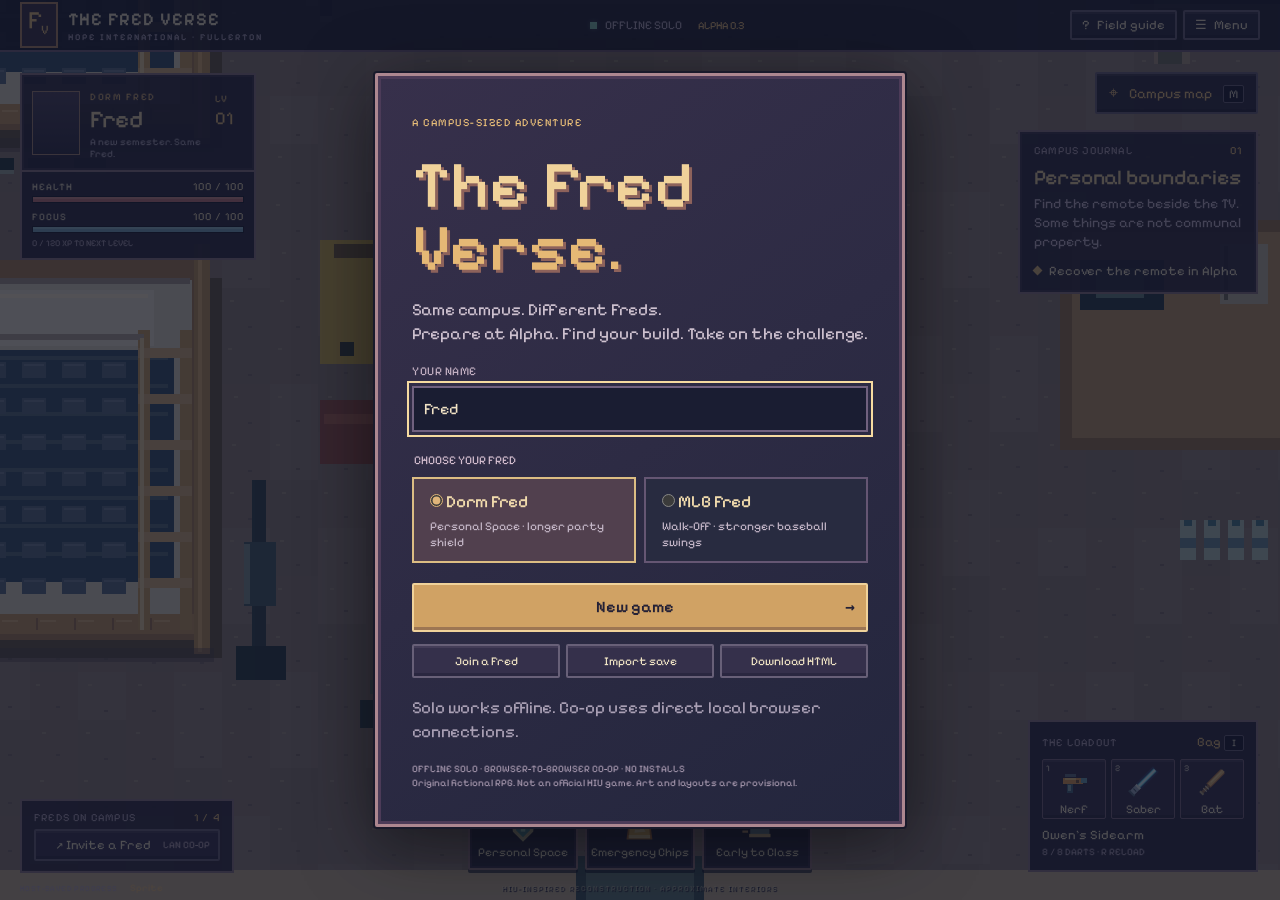
<file: web/index.html>
<!doctype html>
<html lang="en">
<head>
  <meta charset="utf-8"><meta name="viewport" content="width=device-width,initial-scale=1,viewport-fit=cover">
  <meta name="theme-color" content="#141e26"><title>The Fred Verse</title>
  <link rel="icon" href="data:image/svg+xml,%3Csvg xmlns='http://www.w3.org/2000/svg' viewBox='0 0 40 40'%3E%3Crect width='40' height='40' fill='%2317232b'/%3E%3Ctext x='10' y='30' font-size='30' fill='%23d4b86e'%3EF%3C/text%3E%3C/svg%3E">
  <link rel="stylesheet" href="style.css"><script defer src="core.js"></script><script defer src="session.js"></script><script defer src="art.js"></script><script defer src="game.js"></script>
</head>
<body>
  <header>
    <button class="brand" id="brand-menu" aria-label="The Fred Verse menu"><span class="crest">F<span>V</span></span><span>THE FRED VERSE<small>HOPE INTERNATIONAL · FULLERTON</small></span></button>
    <div class="session"><i id="status-light"></i><span id="connection">OFFLINE SOLO</span><span class="version">ALPHA 0.3</span></div>
    <div class="header-controls"><button id="help-open" class="quiet">? <span>Field guide</span></button><button id="menu-open" class="quiet">☰ <span>Menu</span></button></div>
  </header>
  <main>
    <section class="viewport" aria-label="Game world">
      <canvas id="world" tabindex="0" aria-label="Campus game. Use WASD to move, E to interact. See Field guide for all controls."></canvas>
      <div class="location"><span class="eyebrow">FULLERTON, CALIFORNIA</span><h1 id="location">Alpha Residence Hall</h1><span id="area-note">A little preparation goes a long way.</span></div>
      <div id="boss-hud" hidden><div><b id="boss-name"></b><span id="boss-phase"></span></div><progress id="boss-health" max="100" value="100"></progress><small>FICTIONAL FACULTY PRACTICE · NONLETHAL</small></div>
      <button id="map-open" class="map-button" title="Campus map (M)">⌖ <span>Campus map</span> <kbd>M</kbd></button>
      <div id="speech" class="speech" aria-live="polite"></div>
      <div id="prompt" class="prompt" hidden><kbd>E</kbd><span></span></div>
      <div id="downed" hidden><h2>Five more minutes.</h2><p id="downed-note">Your equipment is safe.</p><button id="recover">Return to Alpha</button></div>
      <div class="hotbar">
        <button data-action="space" title="Personal Space (Q)"><kbd>Q</kbd><canvas data-icon="space" width="36" height="36" aria-hidden="true"></canvas><small>Personal Space</small><em id="space-cd"></em></button>
        <button data-action="heal" title="Emergency Chips (H)"><kbd>H</kbd><canvas data-icon="chips" width="36" height="36" aria-hidden="true"></canvas><small>Emergency Chips</small><em id="heal-cd"></em></button>
        <button data-action="dodge" title="Dodge (Space)"><kbd>␣</kbd><canvas data-icon="dodge" width="36" height="36" aria-hidden="true"></canvas><small>Early to Class</small><em id="dodge-cd"></em></button>
      </div>
      <div class="touch-move" aria-label="Movement controls"><button data-key="w" aria-label="Move up">▲</button><div><button data-key="a" aria-label="Move left">◀</button><button data-key="s" aria-label="Move down">▼</button><button data-key="d" aria-label="Move right">▶</button></div></div>
      <div class="touch-actions"><div class="touch-weapons" aria-label="Choose weapon"><button data-weapon="nerf" aria-label="Equip Nerf">1</button><button data-weapon="saber" aria-label="Equip saber">2</button><button data-weapon="bat" aria-label="Equip bat">3</button></div><button id="touch-attack">Attack</button><button data-action="interact">Interact</button><div class="touch-extra"><button data-action="reload" aria-label="Reload">R</button><button id="touch-gear" aria-label="Equipment">Gear</button></div><button id="touch-block">Guard</button></div>
      <span class="scene-caption">HIU-INSPIRED RECONSTRUCTION · APPROXIMATE INTERIORS</span>
    </section>
    <aside>
      <section class="character"><div class="avatar"><canvas id="portrait" width="48" height="64"></canvas></div><div><span class="eyebrow" id="variant-name">DORM FRED</span><h2 id="player-name">Fred</h2><small id="player-title">A new semester. Same Fred.</small></div><span id="level" class="level">01</span></section>
      <section class="vitals"><div><span>HEALTH</span><b id="hp-text">100 / 100</b></div><progress id="hp" max="100" value="100"></progress><div><span>FOCUS</span><b id="focus-text">100 / 100</b></div><progress id="focus" max="100" value="100"></progress><small id="xp">0 / 120 XP TO NEXT LEVEL</small></section>
      <section class="quest"><div class="section-label">CAMPUS JOURNAL <span>01</span></div><h3 id="quest-title">Personal boundaries</h3><p id="quest-description">Find the remote beside the TV. Some things are not communal property.</p><div id="quest-step"><i></i><span>Recover the remote in Alpha</span></div></section>
      <section class="loadout"><div class="section-label">THE LOADOUT <button id="inventory-open" class="text-button">Bag <kbd>I</kbd></button></div><div class="weapons"><button data-weapon="nerf"><kbd>1</kbd><canvas data-icon="nerf" width="32" height="32" aria-hidden="true"></canvas><b>Nerf</b></button><button data-weapon="saber"><kbd>2</kbd><canvas data-icon="saber" width="32" height="32" aria-hidden="true"></canvas><b>Saber</b></button><button data-weapon="bat"><kbd>3</kbd><canvas data-icon="bat" width="32" height="32" aria-hidden="true"></canvas><b>Bat</b></button></div><div class="weapon-detail"><span id="weapon-name">Owen’s Sidearm</span><small id="ammo">8 / 8 DARTS · R RELOAD</small></div></section>
      <section class="party"><div class="section-label">FREDS ON CAMPUS <span id="party-count">1 / 4</span></div><div id="party-list"></div><button id="lan-open" class="lan-button">↗ Invite a Fred <span>LAN CO-OP</span></button></section>
      <footer><span id="save-status">HOST-SAVED PROGRESS</span><button id="sprite-open" class="text-button">Sprite</button></footer>
    </aside>
  </main>
  <dialog id="welcome" class="welcome">
    <span class="eyebrow">A CAMPUS-SIZED ADVENTURE</span><h2>The Fred<br><span>Verse.</span></h2>
    <p>Same campus. Different Freds.<br>Prepare at Alpha. Find your build. Take on the challenge.</p>
    <button id="continue-game" class="primary" hidden>Continue your Fred →</button>
    <form id="join-form"><label>YOUR NAME<input id="name" maxlength="24" value="Fred" required autocomplete="nickname"></label>
      <fieldset><legend>CHOOSE YOUR FRED</legend><label class="variant-option"><input type="radio" name="variant" value="Dorm Fred" checked><strong>Dorm Fred</strong><small>Personal Space · longer party shield</small></label><label class="variant-option"><input type="radio" name="variant" value="MLB Fred"><strong>MLB Fred</strong><small>Walk-Off · stronger baseball swings</small></label></fieldset>
      <button type="submit" class="primary">New game <span>→</span></button><p id="join-error" role="alert"></p>
    </form><div class="welcome-extras"><button id="welcome-lan">Join a Fred</button><button id="welcome-import">Import save</button><button id="welcome-download">Download HTML</button></div><p id="welcome-storage" class="muted"></p><small class="disclaimer">OFFLINE SOLO · BROWSER-TO-BROWSER CO-OP · NO INSTALLS<br>Original fictional RPG. Not an official HIU game. Art and layouts are provisional.</small>
  </dialog>
  <dialog id="guide"><button class="close" data-close aria-label="Close">×</button><span class="eyebrow">KNOW YOUR CAMPUS</span><h2>The field guide</h2><p>Every player is a Fred. Everyone can complete this slice solo.</p><dl><dt>WASD / arrows</dt><dd>Move</dd><dt>Right click</dt><dd>Walk to a spot using a clear route</dd><dt>Mouse / movement direction</dt><dd>Aim / touch aim</dd><dt>Left click / J</dt><dd>Attack (hold to repeat)</dd><dt>Hold K / touch Guard</dt><dd>Guard; reduces incoming damage</dd><dt>Space · Q · H</dt><dd>Dodge · Personal Space · heal</dd><dt>1 / 2 / 3 · R</dt><dd>Nerf / saber / bat · reload</dd><dt>E / hold E</dt><dd>Interact, pick up supplies / revive nearby Fred</dd><dt>I / B / Tab · M</dt><dd>Inventory · campus map</dd></dl><p><b>First steps:</b> collect study headphones from the desk and the supply pack from the luggage pile. Find the remote beside the TV. Exit south and follow the map to Darling Pavilion. Approach the practice marker and press E. All Freds in the gym must be ready; solo starts immediately.</p><p>Your bag compares items against equipped gear. Click an item, then Equip or Eat chips. Reinforce a selected weapon or armor piece at Alpha with three practice materials. Six armor slots build your loadout; two Personal Space pieces unlock a guard shield.</p><p>Red outlined circles are practice hazards. Teal circles help teammates. Guard or dodge telegraphs; attacks never hurt another Fred. Hold E while still near a downed Fred for 2.5 seconds to revive them. Solo defeat resets the practice.</p><p class="muted">Royal Arts is a provisional name for fictional equipment abilities. Faith is not a stat; prayer and Scripture are not combat resources.</p></dialog>
  <dialog id="inventory"><button class="close" data-close aria-label="Close inventory">×</button>
    <div class="inventory-heading"><div><span class="eyebrow">CHARACTER / EQUIPMENT</span><h2>Your inventory</h2></div><div class="bag-count"><span id="bag-capacity">0 / 24</span><small>BACKPACK</small></div></div>
    <div class="inventory-layout">
      <section class="equipment-pane"><h3 id="equipment-name">Fred</h3><div class="paperdoll"><canvas id="equipment-character" width="200" height="240" aria-label="Equipped Fred"></canvas><span id="equipment-variant">DORM FRED</span></div><div id="equipment-slots"></div><div id="gear-stats"></div><p class="set-bonus" id="set-bonus"></p><label>TITLE<select id="title-select"></select></label></section>
      <section class="bag-pane"><nav class="bag-tabs" aria-label="Inventory filter"><button data-bag-filter="all" class="active">All items</button><button data-bag-filter="weapon">Weapons</button><button data-bag-filter="armor">Armor</button><button data-bag-filter="supply">Supplies</button></nav><div id="gear-list" class="bag-grid"></div><p id="materials"></p><small class="bag-hint">Select an item to compare it with your equipped gear.</small></section>
      <section class="inspect-pane"><div class="item-hero"><canvas id="item-art" width="96" height="96"></canvas></div><span id="item-rarity" class="eyebrow"></span><h3 id="item-name"></h3><span id="item-slot"></span><p id="item-description"></p><div id="item-comparison"></div><button id="item-equip" class="primary">Equip</button><button id="upgrade">Reinforce item · 3 materials</button><p id="item-upgrade-note"></p></section>
    </div>
  </dialog>
  <dialog id="campus-map"><button class="close" data-close aria-label="Close">×</button><span class="eyebrow">N ↑ · NOT TO SCALE</span><h2>Find your way.</h2><canvas id="map" width="560" height="560" aria-label="Campus map showing your position and labeled buildings"></canvas><p class="muted">Map-relative exterior. Alpha, gym, and chapel are enterable in this slice. Other interiors are reserved for later chapters.</p></dialog>
  <dialog id="lan"><button class="close" data-close aria-label="Close">×</button><span class="eyebrow">DIRECT BROWSER-TO-BROWSER · 1–4 FREDS</span><h2>Bring your variant.</h2><p>Open the game on both devices on the same local network. No Python, accounts, relay, or short-code service. One browser hosts the shared simulation; keep it open and in the foreground.</p><p class="muted">Experimental: browser co-op needs testing on normal LAN devices. This build's cloud test browser blocks direct peer networking. Solo has passed the complete chapter test.</p>
    <details open><summary>1 · Host: make an invite</summary><p>Start or continue a game, then create one invite per friend. Send the entire code privately. Codes expire after two minutes before connection.</p><button id="create-invite">Create invite</button><label>INVITE CODE<textarea id="invite-output" readonly rows="3"></textarea></label><button data-copy="invite-output">Copy invite</button><label>PASTE YOUR FRIEND’S REPLY<textarea id="reply-input" rows="3" maxlength="150000"></textarea></label><button id="accept-reply" class="primary">Accept reply</button></details>
    <details><summary>2 · Guest: answer an invite</summary><label>YOUR NAME<input id="guest-name" maxlength="24" value="Fred"></label><label>FRED VARIANT<select id="guest-variant"><option>Dorm Fred</option><option>MLB Fred</option></select></label><label>PASTE THE HOST’S INVITE<textarea id="invite-input" rows="3" maxlength="150000"></textarea></label><button id="create-reply">Create reply</button><label>REPLY TO SEND BACK<textarea id="reply-output" readonly rows="3"></textarea></label><button data-copy="reply-output">Copy reply</button><p>Send the entire reply to the host and wait for them to accept it. The host owns your character save. This browser remembers its private rejoin key; fresh connection codes are required after disconnecting.</p></details>
    <p id="lan-status" role="status"></p><button id="leave-session">Close connections / return to solo</button><p class="muted">This uses local WebRTC candidates without STUN/TURN or automatic LAN discovery. Some networks and browsers block direct connections. If a downloaded file cannot connect, use the HTTPS-hosted game in current Chrome, Edge or Firefox. Different networks are not supported by this baseline. Never paste connection codes into public posts.</p>
  </dialog>
  <dialog id="game-menu"><button class="close" data-close aria-label="Close">×</button><span class="eyebrow">TAKE A BREATHER</span><h2 id="pause-heading">Paused.</h2><p id="pause-note">Solo pauses while a menu is open. In co-op, the world keeps running.</p><div class="menu-buttons"><button id="resume" class="primary">Back to campus</button><button id="export-save">Export save</button><button id="import-save">Import save</button><button id="download-game">Download this HTML</button><button id="new-game">New game / choose Fred</button></div><label>PIXEL SCALE<select id="pixel-scale"><option value="2">2× · crisp pixels</option><option value="3">3× · closer view</option><option value="1">1× · see more campus</option></select></label><label><input type="checkbox" id="smooth-camera" checked> Smooth camera</label><p id="menu-status" role="status"></p><p class="muted">Local saves stay in this browser and address. Export a backup to move devices or addresses. Imports resume at Alpha with health preserved; interrupted practice resets. Guest progress belongs to the host; guest-only export is unavailable.</p></dialog>
  <input id="import-file" type="file" accept="application/json,.json" hidden>
  <dialog id="sprite"><button class="close" data-close aria-label="Close">×</button><span class="eyebrow">THE FRED YOU PROVIDED</span><h2>Fred, frame by frame.</h2><p>Your supplied Fred design is built into this game through a prepared transparent atlas, with directional walking, strike and downed poses. It is a prepared derivative of the inline sheet, not a pixel-identical copy of the original PNG.</p><label>OPTIONAL LOCAL ATLAS PREVIEW<input id="sprite-file" type="file" accept="image/png,image/webp"></label><p class="muted">An optional replacement stays in this browser session. Reload to return to the built-in character. Preview sheets use 10 columns and the same directional arrangement.</p><p id="sprite-status" role="status"></p></dialog>
</body></html>
</file>
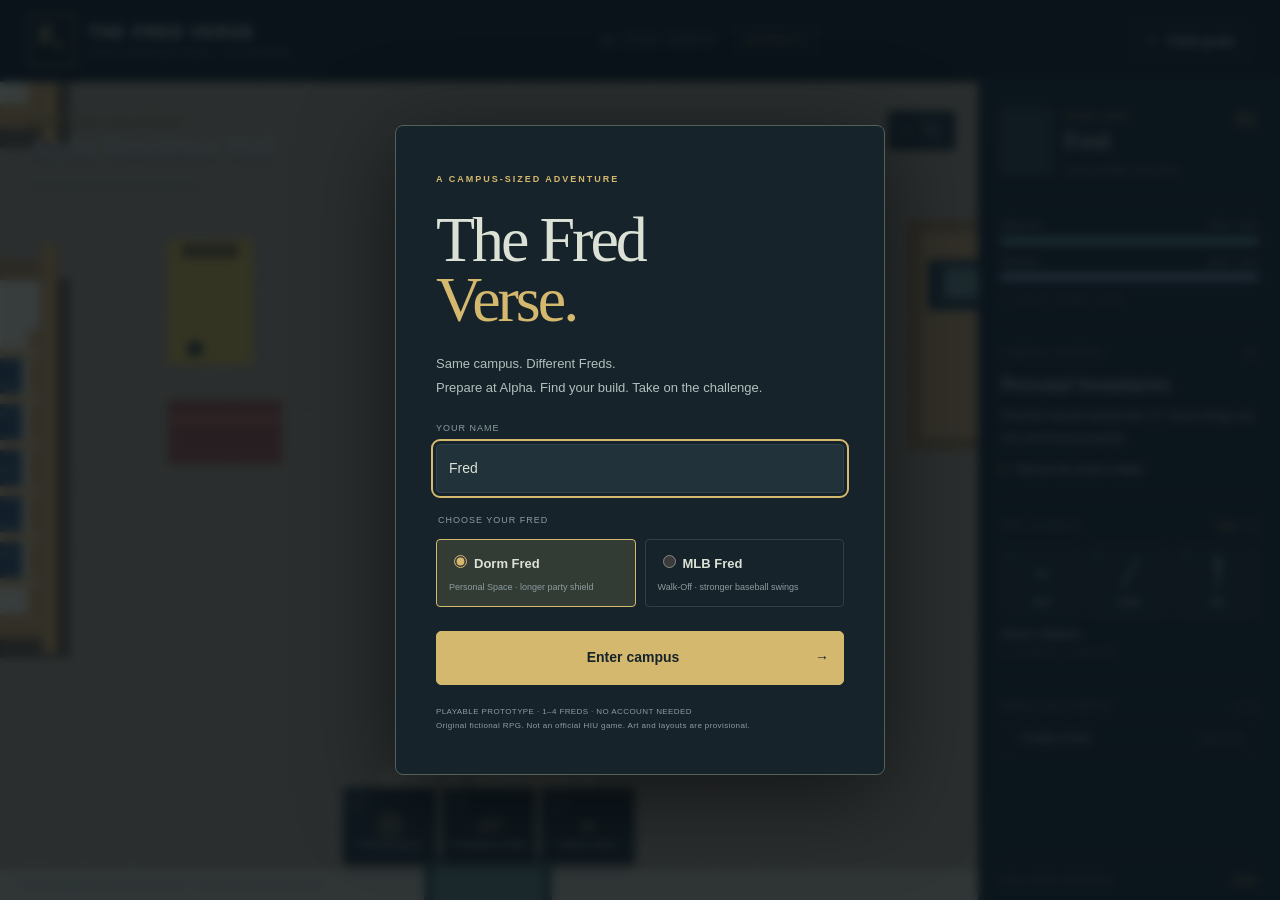
<file: web/legacy/index.html>
<!doctype html>
<html lang="en">
<head>
  <meta charset="utf-8"><meta name="viewport" content="width=device-width,initial-scale=1,viewport-fit=cover">
  <meta name="theme-color" content="#141e26"><title>The Fred Verse</title>
  <link rel="stylesheet" href="style.css"><script type="module" src="game.js"></script>
</head>
<body>
  <header>
    <a class="brand" href="/" aria-label="The Fred Verse home"><span class="crest">F<span>V</span></span><span>THE FRED VERSE<small>HOPE INTERNATIONAL · FULLERTON</small></span></a>
    <div class="session"><i id="status-light"></i><span id="connection">LOCAL CAMPUS</span><span class="version">ALPHA 0.1</span></div>
    <button id="help-open" class="quiet">? <span>Field guide</span></button>
  </header>
  <main>
    <section class="viewport" aria-label="Game world">
      <canvas id="world" tabindex="0" aria-label="Campus game. Use WASD to move, E to interact. See Field guide for all controls."></canvas>
      <div class="location"><span class="eyebrow">FULLERTON, CALIFORNIA</span><h1 id="location">Alpha Residence Hall</h1><span id="area-note">A little preparation goes a long way.</span></div>
      <div id="boss-hud" hidden><div><b id="boss-name"></b><span id="boss-phase"></span></div><progress id="boss-health" max="100" value="100"></progress><small>FICTIONAL FACULTY PRACTICE · NONLETHAL</small></div>
      <button id="map-open" class="map-button" title="Campus map (M)">⌖ <span>Campus map</span> <kbd>M</kbd></button>
      <div id="speech" class="speech" aria-live="polite"></div>
      <div id="prompt" class="prompt" hidden><kbd>E</kbd><span></span></div>
      <div id="downed" hidden><h2>Five more minutes.</h2><p id="downed-note">Your equipment is safe.</p><button id="recover">Return to Alpha</button></div>
      <div class="hotbar">
        <button data-action="space" title="Personal Space (Q)"><kbd>Q</kbd><span>◎</span><small>Personal Space</small><em id="space-cd"></em></button>
        <button data-action="heal" title="Emergency Chips (H)"><kbd>H</kbd><span>▱</span><small>Emergency Chips</small><em id="heal-cd"></em></button>
        <button data-action="dodge" title="Dodge (Space)"><kbd>␣</kbd><span>»</span><small>Early to Class</small><em id="dodge-cd"></em></button>
      </div>
      <div class="touch-move" aria-label="Movement controls"><button data-key="w" aria-label="Move up">▲</button><div><button data-key="a" aria-label="Move left">◀</button><button data-key="s" aria-label="Move down">▼</button><button data-key="d" aria-label="Move right">▶</button></div></div>
      <div class="touch-actions"><button id="touch-attack">Attack</button><button data-action="interact">Interact</button><button id="touch-block">Guard</button></div>
      <span class="scene-caption">HIU-INSPIRED RECONSTRUCTION · APPROXIMATE INTERIORS</span>
    </section>
    <aside>
      <section class="character"><div class="avatar"><canvas id="portrait" width="48" height="64"></canvas></div><div><span class="eyebrow" id="variant-name">DORM FRED</span><h2 id="player-name">Fred</h2><small id="player-title">A new semester. Same Fred.</small></div><span id="level" class="level">01</span></section>
      <section class="vitals"><div><span>HEALTH</span><b id="hp-text">100 / 100</b></div><progress id="hp" max="100" value="100"></progress><div><span>FOCUS</span><b id="focus-text">100 / 100</b></div><progress id="focus" max="100" value="100"></progress><small id="xp">0 / 120 XP TO NEXT LEVEL</small></section>
      <section class="quest"><div class="section-label">CAMPUS JOURNAL <span>01</span></div><h3 id="quest-title">Personal boundaries</h3><p id="quest-description">Find the remote beside the TV. Some things are not communal property.</p><div id="quest-step"><i></i><span>Recover the remote in Alpha</span></div></section>
      <section class="loadout"><div class="section-label">THE LOADOUT <button id="inventory-open" class="text-button">Gear <kbd>I</kbd></button></div><div class="weapons"><button data-weapon="nerf"><kbd>1</kbd><span>⌁</span><b>Nerf</b></button><button data-weapon="saber"><kbd>2</kbd><span>╱</span><b>Saber</b></button><button data-weapon="bat"><kbd>3</kbd><span>╿</span><b>Bat</b></button></div><div class="weapon-detail"><span id="weapon-name">Owen’s Sidearm</span><small id="ammo">8 / 8 DARTS · R RELOAD</small></div></section>
      <section class="party"><div class="section-label">FREDS ON CAMPUS <span id="party-count">1 / 4</span></div><div id="party-list"></div><button id="lan-open" class="lan-button">↗ Invite a Fred <span>LAN CO-OP</span></button></section>
      <footer><span id="save-status">HOST-SAVED PROGRESS</span><button id="sprite-open" class="text-button">Sprite</button></footer>
    </aside>
  </main>
  <dialog id="welcome" class="welcome">
    <span class="eyebrow">A CAMPUS-SIZED ADVENTURE</span><h2>The Fred<br><span>Verse.</span></h2>
    <p>Same campus. Different Freds.<br>Prepare at Alpha. Find your build. Take on the challenge.</p>
    <form id="join-form"><label>YOUR NAME<input id="name" maxlength="24" value="Fred" required autocomplete="nickname"></label>
      <fieldset><legend>CHOOSE YOUR FRED</legend><label class="variant-option"><input type="radio" name="variant" value="Dorm Fred" checked><strong>Dorm Fred</strong><small>Personal Space · longer party shield</small></label><label class="variant-option"><input type="radio" name="variant" value="MLB Fred"><strong>MLB Fred</strong><small>Walk-Off · stronger baseball swings</small></label></fieldset>
      <button type="submit" class="primary">Enter campus <span>→</span></button><p id="join-error" role="alert"></p>
    </form><small class="disclaimer">PLAYABLE PROTOTYPE · 1–4 FREDS · NO ACCOUNT NEEDED<br>Original fictional RPG. Not an official HIU game. Art and layouts are provisional.</small>
  </dialog>
  <dialog id="guide"><button class="close" data-close aria-label="Close">×</button><span class="eyebrow">KNOW YOUR CAMPUS</span><h2>The field guide</h2><p>Every player is a Fred. Everyone can complete this slice solo.</p><dl><dt>WASD / arrows</dt><dd>Move</dd><dt>Mouse / movement direction</dt><dd>Aim / touch aim</dd><dt>Left click / J</dt><dd>Attack (hold to repeat)</dd><dt>Right click / K</dt><dd>Guard; reduces incoming damage</dd><dt>Space · Q · H</dt><dd>Dodge · Personal Space · heal</dd><dt>1 / 2 / 3 · R</dt><dd>Nerf / saber / bat · reload</dd><dt>E / hold E</dt><dd>Interact / revive a downed Fred nearby</dd><dt>I · M</dt><dd>Equipment · campus map</dd></dl><p><b>First steps:</b> find the remote beside the dorm TV, exit south, and follow the map to Darling Pavilion. Approach the practice marker and press E. All Freds in the gym must be ready; solo starts immediately.</p><p>Red outlined circles are practice hazards. Teal circles help teammates. Guard or dodge telegraphs; your attacks never hurt another Fred. A downed Fred can be revived by a teammate holding E while still for 2.5 seconds. Solo defeat resets the practice so you can recover.</p><p class="muted">Royal Arts is a provisional name for fictional equipment abilities. Faith is not a stat; prayer and Scripture are not combat resources.</p></dialog>
  <dialog id="inventory"><button class="close" data-close aria-label="Close">×</button><span class="eyebrow">STREETWEAR, WITH STATS</span><h2>The dorm wardrobe</h2><p id="gear-stats"></p><div id="gear-list"></div><p class="set-bonus">PERSONAL SPACE · 2 PIECES<br><small>Successful guards grant a brief shield. Helpful solo and together.</small></p><button id="upgrade" class="primary">Workbench upgrade · 3 materials</button><p id="materials"></p><label>DISPLAY TITLE<select id="title-select"></select></label></dialog>
  <dialog id="campus-map"><button class="close" data-close aria-label="Close">×</button><span class="eyebrow">N ↑ · NOT TO SCALE</span><h2>Find your way.</h2><canvas id="map" width="560" height="560" aria-label="Campus map showing your position and labeled buildings"></canvas><p class="muted">Map-relative exterior. Alpha, gym, and chapel are enterable in this slice. Other interiors are reserved for later chapters.</p></dialog>
  <dialog id="lan"><button class="close" data-close aria-label="Close">×</button><span class="eyebrow">BETTER WITH MORE FREDS</span><h2>Bring your variant.</h2><p>Run <code>python server.py</code> on one computer. Connect everyone to the same local network. On each device, open the host computer’s LAN IP with port 8000 in a browser.</p><p>Example address format: <code>http://192.168.x.x:8000</code>. Use your host’s actual address. Allow inbound TCP 8000 on its local firewall.</p><p>To find hosts from another computer with this project: <code>python server.py --discover</code>. UDP 47654 discovery can be blocked by guest Wi-Fi; direct address joining still works.</p><p>The host saves all characters. This browser stores a private rejoin key for this host address. Reuse the same browser and address to keep your Fred. No internet, accounts, or cloud services are required.</p></dialog>
  <dialog id="sprite"><button class="close" data-close aria-label="Close">×</button><span class="eyebrow">ART WORK IN PROGRESS</span><h2>Fred, frame by frame.</h2><p>The built-in pixel Fred is a placeholder. To preview the sprite sheet you shared, choose its PNG file. It stays in this browser session and is not uploaded to the host.</p><label>SPRITE SHEET<input id="sprite-file" type="file" accept="image/png,image/webp"></label><p class="muted">Preview expects 10 columns; the first five directional rows have equal height. Full action animation and final atlas integration remain unfinished.</p><p id="sprite-status" role="status"></p></dialog>
</body></html>
</file>
<file: web/style.css>
@font-face{font-family:'Fred Pixel';src:url('assets/fonts/PixelifySans.ttf') format('truetype');font-weight:400 700;font-display:swap}
:root{color-scheme:dark;--ink:#f1e5c5;--muted:#a6a3b7;--gold:#ecc179;--panel:#242239;--deep:#17182b;--line:#59506c;--teal:#88cbb0;--red:#db8882;--font:'Fred Pixel',monospace}
*{box-sizing:border-box}body{margin:0;background:#17182b;color:var(--ink);font:16px var(--font);overflow:hidden}button,input,select,textarea{font:inherit}button{cursor:pointer;color:var(--ink);background:#35304b;border:2px solid #686078;border-radius:2px;padding:9px 14px;box-shadow:inset 0 2px #8a78932e,inset 0 -3px #15172b55;touch-action:manipulation}button:hover{background:#49405c;border-color:var(--gold)}button:focus-visible,input:focus-visible,select:focus-visible,canvas:focus-visible,summary:focus-visible{outline:2px solid #f6dba0;outline-offset:3px}button:disabled{opacity:.45;cursor:default}button:disabled:hover{border-color:var(--line)}button,a,input,select{-webkit-tap-highlight-color:transparent}a{color:var(--gold)}[hidden]{display:none!important}kbd{display:inline-block;font:12px var(--font);color:#d4cbb9;background:#14172b;border:1px solid #676078;padding:1px 5px;min-width:20px;text-align:center;border-radius:2px}
header{position:absolute;inset:0 0 auto;z-index:5;height:52px;background:#191a2bea;border-bottom:2px solid #746079;display:flex;justify-content:space-between;align-items:center;padding:0 20px;gap:12px}.brand{display:flex;align-items:center;gap:10px;font-weight:600;letter-spacing:1px;font-size:18px;background:none;border:0;box-shadow:none;padding:0;text-align:left}.brand:hover{background:none;border:0}.brand small{display:block;font-size:9px;letter-spacing:2px;color:#ada4b9;margin-top:2px}.crest{font:25px var(--font);color:var(--gold);border:2px solid #b38a60;padding:0 6px;background:#3b3041;line-height:32px}.crest span{font-size:13px;vertical-align:sub;margin-left:-3px}.session{display:flex;align-items:center;gap:8px;color:#bab0c1;font-size:12px}.session i{width:7px;height:7px;background:#88cbb0;box-shadow:0 0 5px #88cbb055}.version{font-size:11px;color:var(--gold);margin-left:8px}.header-controls{display:flex;gap:6px}.quiet{padding:5px 10px;font-size:13px;background:#27263d}.quiet span{margin-left:4px}
main{height:100dvh;position:relative}.viewport{position:absolute;inset:0;overflow:hidden;background:#555f49}#world{display:block;width:100%;height:100%;image-rendering:pixelated;touch-action:none;outline:0}.location{position:absolute;top:72px;left:50%;transform:translateX(-50%);padding:9px 25px 12px;background:#242239e6;border:2px solid #8f7882;box-shadow:0 3px #17182b80,inset 0 0 0 2px #343149;text-align:center;max-width:42%;pointer-events:none}.location .eyebrow{font-size:10px;color:#c7b6b7;letter-spacing:2px}.location h1{font:24px var(--font);color:#f0d598;letter-spacing:.5px;margin:2px 0}.location #area-note{font-size:12px;color:#bbb1bc}.eyebrow{font-size:11px;letter-spacing:1.5px;color:var(--gold)}.map-button{position:absolute;top:72px;right:22px;background:#242239e8;padding:9px 12px;color:var(--gold);font-size:16px;z-index:1}.map-button>span{margin:0 8px;font-size:14px}.scene-caption{position:absolute;bottom:7px;left:50%;transform:translateX(-50%);font-size:8px;color:#e2d8ba99;letter-spacing:1px;white-space:nowrap;text-shadow:1px 1px #242239;pointer-events:none}
aside{position:absolute;top:73px;left:20px;width:236px;pointer-events:none}aside>*{pointer-events:auto}.character{display:flex;align-items:center;gap:10px;padding:10px;background:#242239ed;border:2px solid #8c7682;box-shadow:inset 0 0 0 2px #383249}.character .eyebrow{font-size:10px}.character h2{font-size:24px;line-height:1;margin:4px 0;color:#f1dcad;font-weight:500}.character small{font-size:10px;color:#b3acbf;display:block;line-height:1.2;max-width:128px}.avatar{width:48px;height:64px;border:1px solid #a88875;background:linear-gradient(#494059,#2b293f);flex-shrink:0}.avatar canvas{image-rendering:pixelated}.level{font-size:18px;color:var(--gold);margin-left:auto;align-self:flex-start}.level:before{content:'LV ';font-size:10px}.vitals{background:#242239ed;border:2px solid #8c7682;border-top:0;padding:8px 10px 9px}.vitals>div{display:flex;justify-content:space-between;align-items:center;font-size:10px;letter-spacing:1px;margin-bottom:3px}.vitals b{font-size:11px;font-weight:400;color:#f1dfb7}progress{display:block;width:100%;height:7px;appearance:none;border:1px solid #17182b;background:#13182b;border-radius:0;overflow:hidden}progress::-webkit-progress-bar{background:#17182b}progress::-webkit-progress-value{background:#c6777a;box-shadow:inset 0 2px #ecb3a766}progress::-moz-progress-bar{background:#c6777a}#hp{margin-bottom:7px}#focus::-webkit-progress-value{background:#7ca9c1;box-shadow:inset 0 2px #b5e0de66}#focus::-moz-progress-bar{background:#7ca9c1}.vitals>small{display:block;font-size:9px;color:#b3a7bb;margin-top:5px}.section-label{font-size:11px;letter-spacing:1.2px;color:#b5a6bb;display:flex;align-items:center;justify-content:space-between}.section-label>span{color:var(--gold);font-size:11px}.text-button{border:0;background:none;box-shadow:none;color:var(--gold);padding:0;font-size:13px}.text-button kbd{font-size:10px}.quest{position:fixed;right:22px;top:130px;width:240px;border:2px solid #8c7682;padding:12px 14px;background:#242239e8;box-shadow:inset 0 0 0 2px #383249}.quest h3{font-size:21px;font-weight:500;color:#f1d7a0;margin:8px 0 5px}.quest p{font-size:14px;line-height:1.35;margin:0 0 11px;color:#c9bdd0}#quest-step{font-size:13px;display:flex;align-items:flex-start;gap:8px;line-height:1.3}#quest-step i{width:7px;height:7px;margin-top:4px;background:#e0ba77;transform:rotate(45deg);flex-shrink:0}.loadout{position:fixed;right:22px;bottom:28px;width:230px;padding:12px;background:#242239ed;border:2px solid #8c7682}.weapons{display:flex;gap:5px;margin-top:8px}.weapons button{position:relative;flex:1;padding:6px 2px 4px;height:60px;background:#373049;border:1px solid #7a667c}.weapons button>span{display:block;font-size:27px;height:30px;color:#cbb59e}.weapons b{font-size:12px;font-weight:400}.weapons kbd{position:absolute;top:3px;left:3px;min-width:0;font-size:9px;padding:0;border:0;background:none}.weapons .selected{background:#5a4350;border-color:#e7c178;box-shadow:inset 0 0 0 1px #a58360}.weapon-detail{display:flex;flex-direction:column;gap:3px;font-size:13px;margin-top:8px}.weapon-detail small{font-size:10px;color:#b5a6bb}.party{position:fixed;bottom:27px;left:20px;width:214px;padding:10px 12px;background:#242239df;border:2px solid #8c7682}.party-row{display:flex;align-items:center;gap:7px;margin:6px 0;font-size:13px}.party-row i{height:5px;width:5px;background:#94cead}.party-row span{flex:1}.party-row small{font-size:10px;color:#b5a6bb}.lan-button{padding:6px 8px;width:100%;font-size:13px;margin-top:5px}.lan-button>span{float:right;font-size:10px;color:#c4b0bf;padding-top:2px}footer{position:fixed;bottom:6px;left:20px;display:flex;align-items:center;gap:12px;font-size:8px;color:#b5a6bb;letter-spacing:.4px}footer button{font-size:10px!important}
.hotbar{position:absolute;bottom:30px;left:50%;transform:translateX(-50%);display:flex;gap:7px}.hotbar button{position:relative;width:110px;height:79px;background:#25243bea;border:2px solid #9b7c83;box-shadow:0 3px #15172baa,inset 0 0 0 2px #3c344e;padding:10px 4px 5px}.hotbar kbd{position:absolute;left:5px;top:4px;font-size:9px;min-width:15px;padding:0 3px}.hotbar button>span{font-size:29px;display:block;line-height:32px;color:#efcb85}.hotbar small{display:block;font-size:12px;white-space:nowrap}.hotbar em{position:absolute;top:4px;right:5px;font-style:normal;font-size:10px;color:#d7bf91}.speech{position:absolute;left:50%;bottom:128px;transform:translateX(-50%);background:#26243af0;border:2px solid #a78c88;box-shadow:inset 0 0 0 2px #3d344c,0 3px #18182b88;padding:13px 19px;width:min(610px,62%);font-size:16px;line-height:1.35;color:#f1e2c0;pointer-events:none}.speech:empty{display:none}.prompt{position:absolute;left:50%;bottom:245px;transform:translateX(-50%);background:#28253cf2;border:1px solid #c6a587;padding:7px 12px;color:#f2dca7;font-size:14px;white-space:nowrap}.prompt kbd{margin-right:8px}.touch-move,.touch-actions{display:none}#boss-hud{position:absolute;left:50%;top:153px;transform:translateX(-50%);width:min(460px,38%);padding:10px 14px;background:#292138ee;border:2px solid #a4777c}#boss-hud>div{display:flex;justify-content:space-between;gap:10px;font-size:14px;margin-bottom:6px}#boss-hud progress{height:10px}#boss-hud small{font-size:8px;color:#bea4ad;display:block;margin-top:5px;letter-spacing:1px}#downed{position:absolute;top:40%;left:50%;transform:translate(-50%,-50%);padding:25px;width:min(420px,90%);background:#27253bec;border:3px double #d8b084;text-align:center}#downed h2{font-size:30px;font-weight:500;color:var(--gold);margin:0 0 14px}#downed p{font-size:15px;line-height:1.4}
dialog{background:#28253e;color:var(--ink);border:3px solid #ad8790;border-radius:2px;box-shadow:inset 0 0 0 3px #4c3b58,0 0 0 2px #191a2b,0 15px 70px #0008;width:min(570px,94vw);max-height:90dvh;padding:28px;line-height:1.4}dialog::backdrop{background:#101426b8}dialog h2{font:32px var(--font);font-weight:500;color:#f0d29a;margin:7px 0 16px}dialog p{font-size:16px;color:#cfc2d0}dialog .muted{font-size:13px;color:#aaa0b5}.close{position:absolute;right:10px;top:8px;font-size:23px;background:none;border:0;box-shadow:none;padding:1px 8px;z-index:2}label{display:block;font-size:12px;letter-spacing:.5px;color:#c5b2c4}input:not([type=radio]):not([type=checkbox]),select,textarea{width:100%;display:block;background:#1a1d32;color:#f1e2c5;border:2px solid #70617f;border-radius:0;padding:10px;margin:6px 0 14px;font-size:16px}input[type=radio],input[type=checkbox]{accent-color:#e0b57a}textarea{font:11px monospace;resize:vertical;min-height:55px;word-break:break-all}.primary{display:block;width:100%;background:#d0a264;color:#242136;border:2px solid #f0d29a;box-shadow:inset 0 -3px #9d7653;padding:11px;font-weight:600;margin:9px 0}.primary:hover{background:#e2bd7e;color:#242136}.primary span{float:right}.welcome{width:min(530px,94vw);padding:34px;background:linear-gradient(145deg,#37304b,#23263d)}.welcome h2{font-size:66px;line-height:.95;letter-spacing:1px;margin:22px 0 14px;text-shadow:3px 3px #8d625b}.welcome h2 span{color:#e5b875}.welcome>p{font-size:17px;margin:18px 0}.welcome-extras{display:flex;gap:6px;flex-wrap:wrap;margin:12px 0}.welcome-extras button{flex:1;font-size:12px;padding:7px}.disclaimer{display:block;font-size:10px;color:#a99ab0;line-height:1.4}.welcome #join-error{color:#efaaa2;font-size:14px;margin:6px 0}.welcome fieldset{border:0;padding:0;margin:20px 0;display:flex;gap:8px}legend{font-size:12px;color:#d5bfd0;margin-bottom:8px}.variant-option{width:50%;border:2px solid #655673;padding:11px;letter-spacing:0;background:#282b40;cursor:pointer}.variant-option:has(:checked){background:#51404e;border-color:#dcbd83}.variant-option strong{font-size:17px;font-weight:500;color:#f2dcad}.variant-option small{display:block;font-size:12px;line-height:1.3;margin:5px 0 0 5px;color:#c5b7c8}dl{display:grid;grid-template-columns:1fr 1.2fr;gap:8px 12px;font-size:14px}dt{color:#e5c38c}dd{margin:0;color:#bfb5c9}.menu-buttons{display:flex;flex-direction:column;gap:7px;margin-bottom:20px}#game-menu label:has(input[type=checkbox]){display:flex;gap:8px;align-items:center;font-size:15px;letter-spacing:0}#map{width:100%;height:auto;image-rendering:pixelated;border:2px solid #8a7780}code{color:#d9b983;font-size:12px;overflow-wrap:anywhere}details{padding:12px;border:1px solid #6b5a78;margin:15px 0;background:#24243a}summary{cursor:pointer;color:#e8c591;font-size:18px}details label{margin-top:14px}#lan-status,#menu-status{color:#e5bd87;overflow-wrap:anywhere;font-size:14px}
/* Inventory is the main character/build screen, not a list of toggle buttons. */
#inventory{width:min(1060px,96vw);padding:22px 24px;max-height:92dvh}.inventory-heading{display:flex;align-items:center;justify-content:space-between;padding:0 15px 13px;border-bottom:2px solid #65516d;margin-bottom:18px}.inventory-heading h2{font-size:36px;margin:2px 0 0}.bag-count{text-align:right;color:#f4d18f}.bag-count>span{font-size:25px;display:block}.bag-count small{font-size:10px;letter-spacing:2px;color:#b29eb7}.inventory-layout{display:grid;grid-template-columns:220px minmax(280px,1fr) 230px;gap:20px}.equipment-pane{border-right:1px solid #66516e;padding-right:20px}.equipment-pane h3{font-size:24px;text-align:center;font-weight:500;margin:0;color:#e6c58c}.paperdoll{position:relative;width:100%;height:198px;display:flex;justify-content:center;align-items:center;margin-top:5px;border:2px solid #6e5972;background:radial-gradient(ellipse at 50% 65%,#584b66 0,#30334b 53%,#25263c 80%)}.paperdoll:before{content:'';position:absolute;bottom:24px;width:90px;height:17px;border-radius:50%;background:#161c304d;border:1px solid #736078}.paperdoll canvas{height:190px;width:auto;image-rendering:pixelated;z-index:1}.paperdoll>span{position:absolute;bottom:5px;color:#b9a3b9;font-size:10px;letter-spacing:1px}#equipment-slots{display:grid;grid-template-columns:repeat(3,1fr);gap:5px;margin:9px 0 13px}.equip-slot{height:64px;padding:4px 2px;position:relative;border:1px solid #78607a;background:#201f34}.equip-slot canvas{display:block;margin:0 auto;image-rendering:pixelated;width:36px;height:36px}.equip-slot small{font-size:9px;display:block;color:#c1abc0}.equip-slot.empty{border-style:dashed;opacity:.75}.equip-slot.selected{border-color:#ebca8b;background:#4a3851}#gear-stats{border-top:1px solid #66516e;padding-top:8px}.stat-row{display:flex;justify-content:space-between;gap:10px;font-size:14px;line-height:1.7;color:#c4b5c9}.stat-row b{color:#f0ddb5;font-weight:400}.set-bonus{background:#263d3e;border:1px solid #587b69;padding:8px;font-size:12px;color:#b0d2b3;line-height:1.3}.set-bonus small{display:block;color:#91b29c;margin-top:4px}.bag-tabs{display:flex;gap:4px;margin:0 0 12px}.bag-tabs button{font-size:13px;flex:1;padding:7px 4px;border-width:1px;background:#30283f;white-space:nowrap}.bag-tabs .active{color:#f1d399;border-color:#dfbd80;background:#57414f}.bag-grid{display:grid;grid-template-columns:repeat(5,minmax(0,1fr));gap:7px;align-content:start}.bag-item{aspect-ratio:1;position:relative;padding:5px;border:2px solid #65546f;background:linear-gradient(#363248,#24283f);min-width:0}.bag-item canvas{width:100%;height:auto;image-rendering:pixelated;display:block}.bag-item[data-rarity=uncommon]{border-color:#789378;background:linear-gradient(#394740,#29343b)}.bag-item[data-rarity=rare]{border-color:#7e91c3;background:linear-gradient(#394263,#2b2b45)}.bag-item.selected{outline:2px solid #f2d293;outline-offset:1px;box-shadow:inset 0 0 0 2px #e7c68d77}.bag-item.empty{opacity:.5;background:#242337;border:1px solid #57455f;pointer-events:none}.bag-item .stack{position:absolute;bottom:1px;right:4px;font-size:13px;color:#f8e2b4;text-shadow:1px 1px #17182b}.bag-item .item-rank{position:absolute;top:1px;right:3px;font-size:11px;color:#eac478}.bag-item .equipped-mark{position:absolute;top:1px;left:4px;color:#e6cb8b;font-size:10px}.bag-pane #materials{font-size:13px;color:#c6b8c9;margin:12px 0 4px}.bag-hint{font-size:12px;color:#a696b0;display:block;line-height:1.4}.inspect-pane{background:#211f34;border:2px solid #64506d;padding:14px;min-height:470px}.item-hero{width:100%;display:flex;justify-content:center;align-items:center;margin:0 0 11px;background:radial-gradient(#54435c 0,#211f34 70%);height:108px}.item-hero canvas{image-rendering:pixelated;width:96px;height:96px}#item-rarity{font-size:10px;letter-spacing:1px}#item-name{font-size:24px;color:#f0d29c;font-weight:500;line-height:1.1;margin:6px 0}#item-slot{font-size:12px;color:#b09bb9}#item-description{font-size:14px;color:#c5b6cc;line-height:1.35;min-height:58px;margin:12px 0}#item-comparison{border-top:1px solid #5a4864;border-bottom:1px solid #5a4864;padding:7px 0;margin:8px 0 13px}.compare-row{display:flex;align-items:center;justify-content:space-between;gap:7px;font-size:14px;line-height:1.7}.compare-row .positive{color:#a1d2a8}.compare-row .negative{color:#e9a198}.compare-row small{font-size:11px;color:#a996b1}#item-equip{font-size:17px;padding:8px}#upgrade{font-size:13px;width:100%;padding:8px 4px;margin-top:3px}#item-upgrade-note{font-size:11px;color:#b09ab6;line-height:1.3;margin-bottom:0}
@media(max-width:1150px) and (min-width:801px){aside{width:195px}.character{gap:6px;padding:8px}.character h2{font-size:21px}.character small{max-width:105px;font-size:9px}.avatar{width:42px;height:55px;overflow:hidden}.avatar canvas{transform:scale(.875);transform-origin:top left}.quest{width:205px}.quest p{font-size:12px}.location{max-width:38%;padding:8px 15px}.location h1{font-size:21px}.location #area-note{font-size:10px}.loadout{width:195px}.party{width:190px}.hotbar button{width:92px}.hotbar small{font-size:10px}.inventory-layout{grid-template-columns:190px minmax(230px,1fr) 210px;gap:15px}#inventory{padding:20px}.equipment-pane{padding-right:15px}.bag-grid{gap:5px}}
@media(max-width:800px){header{height:48px;padding:0 10px;gap:6px}.brand{font-size:15px;letter-spacing:0}.brand small{font-size:7px;letter-spacing:1px}.crest{font-size:22px;line-height:29px}.quiet{padding:5px 8px;font-size:13px}.quiet span,.session{display:none}.header-controls{gap:4px}aside{top:113px;left:12px;width:155px}.character{padding:6px;gap:6px}.avatar{width:34px;height:45px;overflow:hidden}.avatar canvas{transform:scale(.7);transform-origin:top left}.character h2{font-size:19px;margin:3px 0}.character .eyebrow{font-size:8px}.character small{font-size:8px;max-width:85px}.level{font-size:14px}.level:before{font-size:7px}.vitals{padding:6px}.vitals>div{font-size:8px;margin-bottom:2px}.vitals b{font-size:9px}progress{height:6px}#hp{margin-bottom:5px}.vitals>small{font-size:7px;margin-top:4px}.location{top:59px;max-width:72%;width:max-content;padding:6px 14px}.location .eyebrow{display:none}.location h1{font-size:18px;margin:0}.location #area-note{display:none}.map-button{top:59px;right:12px;font-size:16px;padding:5px 9px}.map-button span,.map-button kbd{display:none}.quest{top:113px;right:12px;width:calc(100vw - 191px);padding:8px;border-width:1px}.quest .section-label{font-size:8px;letter-spacing:1px}.quest .section-label>span{font-size:9px}.quest h3{font-size:15px;margin:5px 0 6px}.quest p{display:none}#quest-step{font-size:11px;gap:5px}#quest-step i{width:5px;height:5px}.loadout,.party,footer{display:none}.hotbar{bottom:27px;gap:5px}.hotbar button{width:78px;height:66px;padding:6px 3px;border-width:1px}.hotbar kbd{display:none}.hotbar button>span{font-size:25px;line-height:28px}.hotbar small{font-size:10px}.hotbar em{font-size:9px;top:3px;right:3px}.touch-move{display:block;position:absolute;bottom:126px;left:12px;touch-action:none;text-align:center}.touch-move>button{margin-bottom:4px}.touch-move>div{display:flex;gap:4px}.touch-move button{padding:13px;min-width:43px;background:#302a44ee;border-color:#a0828b;touch-action:none}.touch-actions{display:flex;flex-direction:column;gap:5px;position:absolute;bottom:112px;right:12px;min-width:91px;touch-action:none}.touch-actions>button{padding:7px 8px;background:#302a44ee;border-color:#a0828b;font-size:13px;touch-action:none}.touch-weapons,.touch-extra{display:flex;gap:3px}.touch-weapons button,.touch-extra button{flex:1;font-size:11px;padding:6px;background:#302a44ee;touch-action:none}.touch-weapons .selected{border-color:#ecc179;background:#604952}.speech{width:86%;bottom:307px;font-size:13px;padding:10px 13px;line-height:1.35}.prompt{bottom:270px;max-width:87%;font-size:12px;white-space:normal;text-align:center;padding:6px 10px}.prompt kbd{display:none}.scene-caption{bottom:5px;font-size:5px;letter-spacing:.5px}#boss-hud{top:253px;width:80%;padding:7px 10px}#boss-hud>div{font-size:12px}#boss-hud small{font-size:6px}#boss-hud progress{height:8px}dialog{padding:24px 22px;width:94vw;max-height:90dvh}.welcome{padding:28px}.welcome h2{font-size:54px}.welcome>p{font-size:16px}.welcome-extras button{font-size:10px}.variant-option{padding:9px 7px}.variant-option strong{font-size:15px}.variant-option small{font-size:11px}.welcome fieldset{gap:5px}#inventory{padding:18px 14px;width:96vw}.inventory-heading{padding:0 10px 10px;margin-bottom:12px}.inventory-heading h2{font-size:28px}.inventory-heading .eyebrow{font-size:9px}.bag-count>span{font-size:21px}.bag-count small{font-size:8px}.inventory-layout{grid-template-columns:1fr;gap:17px}.equipment-pane{border-right:0;border-bottom:1px solid #66516e;padding:0 0 10px;display:grid;grid-template-columns:42% 1fr;gap:8px 12px}.equipment-pane h3{grid-column:1/-1;font-size:24px;text-align:left;margin-left:4px}.paperdoll{grid-row:2/5;height:186px;margin:0}.paperdoll canvas{height:175px;width:auto}#equipment-slots{grid-column:2;margin:0;gap:4px}.equip-slot{height:56px}.equip-slot canvas{width:30px;height:30px}.equip-slot small{font-size:8px}#gear-stats{grid-column:2;padding-top:4px}.stat-row{font-size:11px;line-height:1.45}.equipment-pane .set-bonus{grid-column:1/-1;font-size:11px;margin:0}.equipment-pane>label{grid-column:1/-1;font-size:10px}.equipment-pane>label select{margin:4px 0 0;font-size:13px;padding:5px}.bag-grid{grid-template-columns:repeat(6,minmax(0,1fr));gap:5px}.bag-tabs{gap:4px;margin-bottom:9px}.bag-tabs button{font-size:12px;padding:6px 3px}.bag-item{padding:3px;min-height:42px}.bag-item .stack{font-size:11px}.bag-item .equipped-mark{font-size:8px}.inspect-pane{min-height:0;padding:15px}.item-hero{width:90px;float:left;height:85px;margin:0 14px 9px 0}.item-hero canvas{width:80px;height:80px}#item-name{font-size:23px}#item-description{clear:both;min-height:0;font-size:15px}#item-comparison{clear:both}.inspect-pane .primary{font-size:18px}.item-upgrade-note{font-size:12px}#item-slot{font-size:11px}.bag-hint{font-size:11px}#materials{font-size:12px!important}}
@media(prefers-reduced-motion:reduce){*{scroll-behavior:auto!important}}
.hotbar canvas{display:block;width:36px;height:36px;margin:0 auto 1px;image-rendering:pixelated}.weapons canvas{display:block;width:32px;height:32px;margin:0 auto;image-rendering:pixelated}@media(max-width:800px){.hotbar canvas{width:29px;height:29px;margin:0 auto 1px}}
</file>
<file: web/legacy/style.css>
@font-face{font-family:system;src:local('Trebuchet MS')}*{box-sizing:border-box} :root{color-scheme:dark;--ink:#dce1d6;--muted:#8b9d9e;--gold:#d4b86e;--panel:#17232b;--line:#304048;--teal:#73b6a5}body{margin:0;background:#101a21;color:var(--ink);font:14px system,Arial,sans-serif}button,input,select{font:inherit}button,a,input,select{-webkit-tap-highlight-color:transparent}button{cursor:pointer;border:1px solid var(--line);border-radius:5px;background:#24343d;color:var(--ink);padding:10px 14px}button:hover{border-color:var(--gold);color:#fff}button:focus-visible,a:focus-visible,input:focus-visible,select:focus-visible,canvas:focus-visible{outline:2px solid var(--gold);outline-offset:3px}button:disabled{opacity:.45;cursor:default}header{height:82px;display:flex;align-items:center;justify-content:space-between;padding:0 30px;border-bottom:1px solid var(--line);gap:20px}.brand{display:flex;gap:13px;align-items:center;text-decoration:none;color:var(--ink);font-weight:900;letter-spacing:2px;font-size:16px}.brand small{display:block;color:var(--muted);font-size:8px;letter-spacing:2px;margin-top:6px;font-weight:400}.crest{font-family:Georgia,serif;font-size:28px;border:1px solid var(--gold);color:var(--gold);padding:4px 8px;position:relative;line-height:30px}.crest span{font-size:14px;vertical-align:sub;margin-left:-4px}.session{display:flex;align-items:center;gap:10px;letter-spacing:1.5px;font-size:10px;color:var(--muted)}.session i{width:6px;height:6px;background:var(--teal);border-radius:50%}.version{border:1px solid var(--line);padding:6px 8px;margin-left:10px;color:var(--gold)}.quiet{background:transparent}.quiet span{margin-left:8px}.eyebrow{font-size:9px;letter-spacing:2px;color:var(--gold);font-weight:bold}main{display:grid;grid-template-columns:minmax(0,1fr) 302px;height:calc(100dvh - 82px);min-height:620px} .viewport{position:relative;overflow:hidden;background:#687951}#world{display:block;width:100%;height:100%;image-rendering:pixelated;touch-action:none;outline:none}.location{position:absolute;top:27px;left:28px;pointer-events:none;color:#fff;text-shadow:0 2px 5px #14221c}.location h1{font-family:Georgia,serif;font-weight:400;font-size:28px;margin:7px 0 5px}.location #area-note{font-size:11px;color:#e3e5cf}.map-button{position:absolute;right:22px;top:28px;background:#15252ce8;border-color:#66716a;display:flex;align-items:center;gap:12px;font-size:12px}.map-button>span{display:none}kbd{font:10px system,Arial,sans-serif;border:1px solid #5b6970;border-radius:3px;padding:3px 5px;color:#b7c3bc;min-width:20px;text-align:center}.scene-caption{position:absolute;bottom:12px;left:20px;font-size:8px;letter-spacing:1.2px;color:#e4e4c7;text-shadow:1px 1px #14221c;pointer-events:none}.hotbar{position:absolute;bottom:35px;left:50%;transform:translateX(-50%);display:flex;gap:5px}.hotbar button{width:94px;height:78px;position:relative;padding:9px 4px 7px;background:#17232bea;border-color:#5c6b64;box-shadow:0 3px 10px #0004}.hotbar kbd{position:absolute;top:5px;left:5px;font-size:8px}.hotbar button>span{display:block;font-family:Georgia,serif;font-size:30px;line-height:33px;color:var(--gold)}.hotbar small{display:block;font-size:9px;color:#c8d0bf}.hotbar em{position:absolute;top:5px;right:7px;font-size:10px;font-style:normal;color:var(--gold)}.speech{position:absolute;bottom:132px;left:50%;transform:translateX(-50%);width:min(540px,85%);padding:13px 17px;background:#142129ed;border-left:2px solid var(--gold);font-size:12px;line-height:1.6;box-shadow:0 4px 20px #0003;pointer-events:none}.speech:empty{display:none}.prompt{position:absolute;top:64%;left:50%;transform:translateX(-50%);padding:10px 16px;background:#102027e8;white-space:nowrap;border:1px solid #7b8b80;border-radius:5px;font-size:12px}.prompt kbd{margin-right:10px}aside{background:var(--panel);border-left:1px solid var(--line);padding:24px 22px 0;overflow:auto;display:flex;flex-direction:column}aside section{padding-bottom:22px;margin-bottom:22px;border-bottom:1px solid var(--line)}.character{display:flex;align-items:center;gap:13px}.character h2{font-family:Georgia,serif;font-size:25px;font-weight:400;margin:5px 0}.character small{font-size:9px;color:var(--muted)}.avatar{background:#293b42;border:1px solid #52615b;width:50px;height:65px;flex-shrink:0}.avatar canvas{image-rendering:pixelated}.character .eyebrow{font-size:8px}.level{align-self:flex-start;margin-left:auto;color:var(--gold);font-family:Georgia,serif;font-size:22px}.vitals>div{display:flex;justify-content:space-between;font-size:9px;letter-spacing:1px;margin:0 0 6px}.vitals b{font-size:10px;font-weight:400;color:var(--muted)}progress{display:block;width:100%;height:6px;appearance:none;border:0;background:#34444a;overflow:hidden;border-radius:0}progress::-webkit-progress-bar{background:#34444a}progress::-webkit-progress-value{background:var(--teal)}progress::-moz-progress-bar{background:var(--teal)}#hp{margin-bottom:13px}#focus::-webkit-progress-value{background:#8eabcb}#focus::-moz-progress-bar{background:#8eabcb}.vitals>small{display:block;color:var(--muted);font-size:8px;letter-spacing:1px;margin-top:14px}.section-label{display:flex;justify-content:space-between;align-items:center;color:var(--muted);font-size:9px;letter-spacing:1.5px}.section-label>span{font-size:9px;letter-spacing:1px;color:var(--gold)}.quest h3{font-family:Georgia,serif;font-weight:400;font-size:21px;margin:14px 0 9px}.quest p{font-size:12px;line-height:1.8;color:#a7b7b6;margin:0 0 15px}#quest-step{font-size:10px;display:flex;align-items:center;gap:9px}#quest-step i{width:7px;height:7px;border:1px solid var(--gold);transform:rotate(45deg);flex-shrink:0}.text-button{padding:0;background:transparent;border:0;color:var(--gold);font-size:10px;letter-spacing:0}.text-button kbd{font-size:8px;padding:1px 4px;margin-left:5px}.weapons{display:flex;gap:7px;margin-top:15px}.weapons button{position:relative;flex:1;height:72px;padding:8px 3px;background:#1c2b33;border-color:#3a4a50}.weapons kbd{position:absolute;top:5px;left:5px;border:0;padding:0;font-size:8px;min-width:8px}.weapons button>span{display:block;font-size:27px;height:35px;color:#9aaba6}.weapons b{font-size:9px;font-weight:400}.weapons .selected{border-color:var(--gold);background:#333b35}.weapons .selected>span{color:var(--gold)}.weapon-detail{margin-top:10px;display:flex;flex-direction:column;gap:7px;font-size:11px}.weapon-detail small{font-size:8px;color:var(--muted);letter-spacing:1px}.party{margin-bottom:0!important;border:0!important;flex:1}.party-row{display:flex;align-items:center;gap:9px;margin:14px 0;font-size:11px}.party-row i{width:6px;height:6px;background:var(--teal);border-radius:50%}.party-row span{flex:1}.party-row small{color:var(--muted);font-size:9px}.lan-button{margin-top:10px;width:100%;font-size:11px;background:transparent;text-align:left}.lan-button span{float:right;font-size:8px;color:var(--muted);padding-top:2px}footer{border-top:1px solid var(--line);min-height:41px;display:flex;align-items:center;justify-content:space-between;gap:12px;font-size:8px;letter-spacing:.8px;color:var(--muted)}dialog{background:#17232b;color:var(--ink);border:1px solid #536158;border-radius:8px;box-shadow:0 20px 90px #0008;max-height:90dvh;width:min(540px,94vw);padding:35px;line-height:1.7}dialog::backdrop{background:#091319c9;backdrop-filter:blur(5px)}dialog h2{font-family:Georgia,serif;font-size:34px;font-weight:400;line-height:1.2;margin:12px 0 18px}dialog p{font-size:13px;color:#b0c0bc}dialog .muted{font-size:11px;color:var(--muted)}.close{position:absolute;right:14px;top:10px;background:transparent;border:0;font-size:25px;padding:0 8px}.welcome{width:490px;padding:40px}.welcome h2{font-size:64px;letter-spacing:-3px;line-height:.94;margin-top:20px}.welcome h2 span{color:var(--gold)}.welcome>p{margin:22px 0;line-height:1.8}label{display:block;font-size:9px;letter-spacing:1px;color:var(--muted)}input:not([type=radio]),select{display:block;background:#22323a;border:1px solid var(--line);border-radius:4px;padding:12px;color:var(--ink);width:100%;margin:7px 0 15px;font-size:14px}fieldset{border:0;margin:20px 0;padding:0;display:flex;gap:9px}legend{font-size:9px;letter-spacing:1px;color:var(--muted);margin-bottom:10px}.variant-option{width:50%;padding:12px;border:1px solid var(--line);border-radius:4px;cursor:pointer;letter-spacing:0}.variant-option:has(:checked){border-color:var(--gold);background:#333b35}.variant-option strong{font-size:13px;color:var(--ink);display:inline-block;margin:0 0 5px 4px}.variant-option small{display:block;font-size:9px;line-height:1.6}.variant-option input{accent-color:var(--gold)}.primary{width:100%;background:var(--gold);border-color:var(--gold);color:#17232b;font-weight:bold;padding:14px;margin:4px 0 10px}.primary:hover{background:#e6cd8c;color:#17232b}.primary span{float:right}.disclaimer{color:var(--muted);font-size:8px;line-height:1.8;display:block;letter-spacing:.4px}.welcome #join-error{color:#e1a291;font-size:12px;margin:0 0 10px}dl{display:grid;grid-template-columns:1fr 1.2fr;font-size:11px;gap:10px 14px}dt{color:var(--gold)}dd{margin:0}.gear-row{display:flex;align-items:center;gap:12px;padding:13px 0;border-top:1px solid var(--line)}.gear-row>div{flex:1}.gear-row b{font-size:12px}.gear-row small{display:block;font-size:10px;color:var(--muted)}.gear-row button{font-size:10px}.set-bonus{border-left:2px solid var(--teal);padding:10px 15px;background:#223831;color:var(--teal);font-size:11px}#map{width:100%;height:auto;image-rendering:pixelated;border:1px solid #536158}#boss-hud{position:absolute;top:100px;left:50%;transform:translateX(-50%);width:min(500px,85%);background:#17232bdb;padding:12px 16px}#boss-hud>div{display:flex;justify-content:space-between;font-size:11px;margin-bottom:9px;gap:8px}#boss-hud small{font-size:7px;letter-spacing:1.5px;color:#bda49a;display:block;margin-top:7px}#boss-health::-webkit-progress-value{background:#d88a75}#boss-health::-moz-progress-bar{background:#d88a75}#downed{position:absolute;top:40%;left:50%;transform:translate(-50%,-50%);background:#17232bf0;padding:25px;text-align:center;border:1px solid #bb9c79;width:min(400px,90%)}#downed h2{font-family:Georgia,serif;font-size:30px;font-weight:400}#downed p{font-size:12px;line-height:1.7}.touch-move,.touch-actions{display:none}code{font-size:11px;color:var(--gold);overflow-wrap:anywhere} [hidden]{display:none!important}
@media(min-width:1500px){main{grid-template-columns:minmax(0,1fr) 330px}.map-button>span{display:inline}.location{left:40px;top:35px}aside{padding:30px 26px 0}.character{margin-bottom:28px}}
@media(max-height:820px) and (min-width:801px){main{min-height:560px}aside{padding:18px 18px 0}aside section{padding-bottom:16px;margin-bottom:16px}.quest p{line-height:1.5}.character .avatar{height:58px;overflow:hidden}.party-row{margin:10px 0}.hotbar{bottom:30px}}
@media(max-width:800px){header{height:65px;padding:0 16px}.brand{font-size:12px;letter-spacing:1px}.brand small{font-size:7px}.crest{font-size:24px}.session{display:none}.quiet span{display:none}main{height:auto;min-height:0;display:flex;flex-direction:column}.viewport{height:calc(100dvh - 65px);min-height:520px}.location{left:17px;top:18px}.location h1{font-size:22px}.location #area-note{font-size:9px}.location .eyebrow{font-size:7px}.map-button{top:19px;right:15px;padding:7px 10px}.map-button kbd{display:none}aside{border-left:0;border-top:1px solid var(--line);display:grid;grid-template-columns:1fr 1fr;gap:18px;padding:20px}aside section{margin:0;padding:0 0 16px}.party,footer{grid-column:1/-1}.touch-move{display:block;position:absolute;bottom:45px;left:14px;text-align:center;touch-action:none}.touch-move button{padding:13px 15px;background:#17232bdd;touch-action:none}.touch-move>button{margin-bottom:3px}.touch-move>div{display:flex;gap:3px}.touch-actions{display:flex;position:absolute;right:12px;bottom:45px;flex-direction:column;gap:5px;touch-action:none}.touch-actions button{padding:10px;font-size:10px;background:#17232bdd;touch-action:none}.hotbar{bottom:45px;gap:3px}.hotbar button{width:58px;height:60px}.hotbar kbd{display:none}.hotbar small{font-size:7px}.hotbar button>span{font-size:24px;line-height:25px}.speech{bottom:180px;font-size:11px}.scene-caption{font-size:6px;bottom:14px;left:15px}dialog{padding:28px}.welcome h2{font-size:54px}#boss-hud{top:95px}.prompt{top:60%;font-size:10px}.prompt kbd{display:none}}
@media(pointer:fine) and (min-width:801px){.touch-move,.touch-actions{display:none}}
@media(max-width:800px){.touch-move,.touch-actions{bottom:112px}.hotbar{bottom:30px}.speech{bottom:225px}.prompt{top:auto;bottom:200px;max-width:90%;white-space:normal;text-align:center}}
@media(prefers-reduced-motion:reduce){dialog::backdrop{backdrop-filter:none}}
</file>
